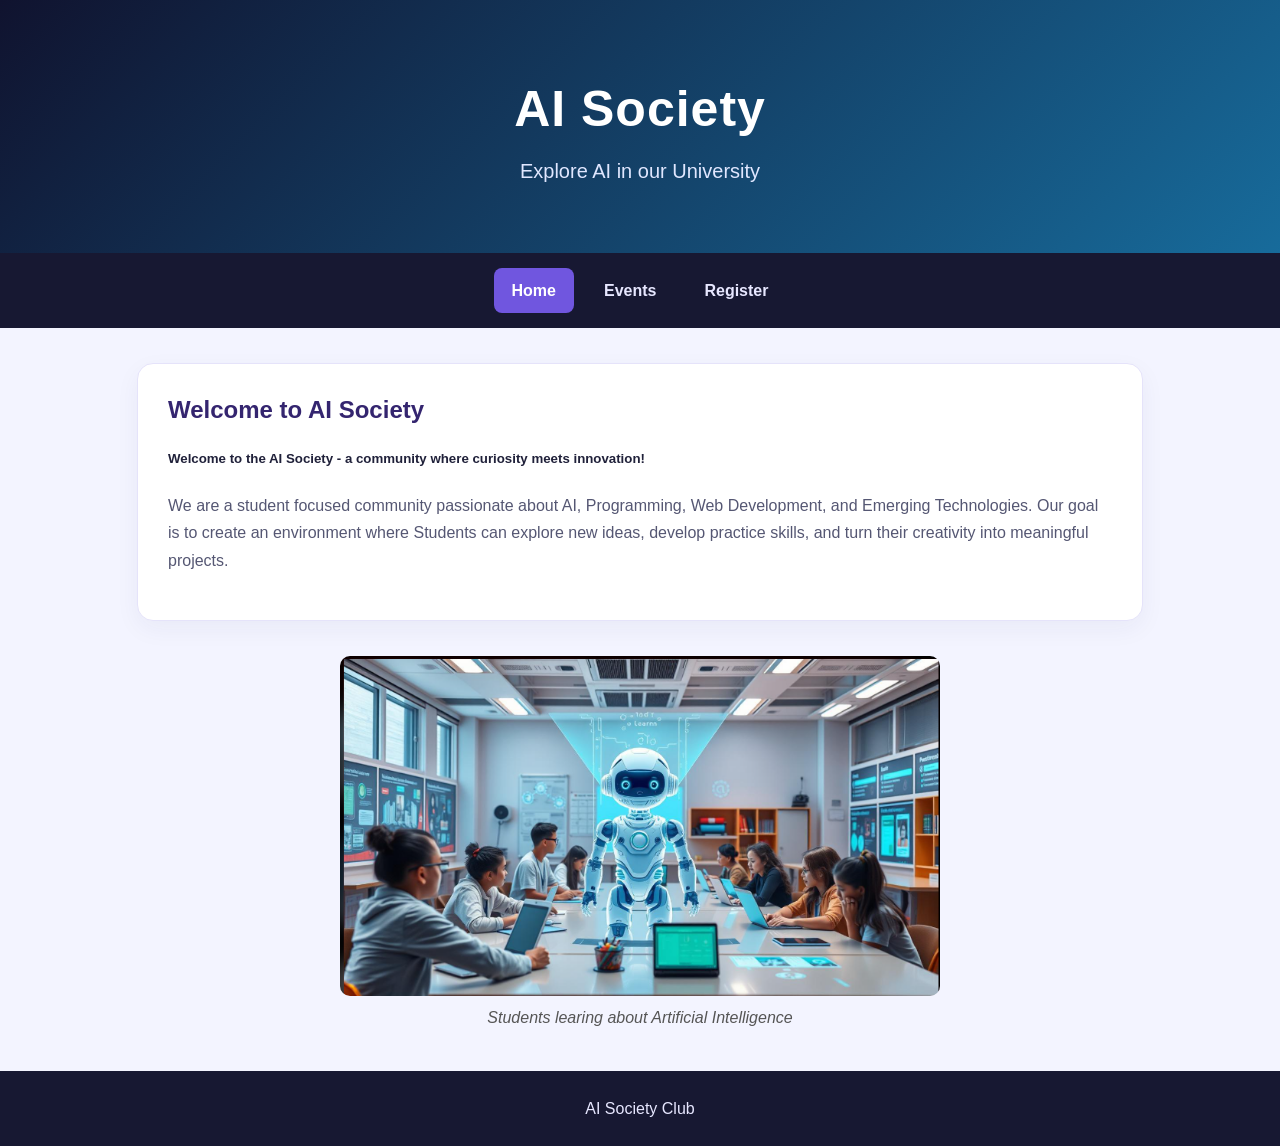
<file: index.html>
<!DOCTYPE html>
<html lang="en">
    <head>

        <meta charset="UTF-8">
        <meta name="viewport" content="width-device-width, initial-scale=1.0">

        <title> AI Society </title>
        <link rel="stylesheet" href="style.css">

    </head>

    <body>
        <header>
            <h1> AI Society </h1>
            <p>Explore AI in our University</p>
        </header>

        <nav>
            <a href="index.html" class="active">Home</a>
            <a href="events.html">Events</a>
            <a href="register.html">Register</a>
        </nav>

        <main>
            <section>
                <h2>Welcome to AI Society</h2>
                <h5>Welcome to the AI Society - a community where curiosity meets innovation!</h5>
                <p>
                    We are a student focused community passionate about AI, Programming, Web Development, and Emerging Technologies.
                    Our goal is to create an environment where Students can explore new ideas, develop practice skills, and turn their
                    creativity into meaningful projects.
                </p>
            </section>
        </main>

        <figure>
            <img src="home-page.png" alt="Students learing about Artificial Intelligence">
            <figcaption>Students learing about Artificial Intelligence</figcaption>
        </figure>

        <footer>
            <p>AI Society Club</p>
        </footer>
    </body>
</html>
</file>
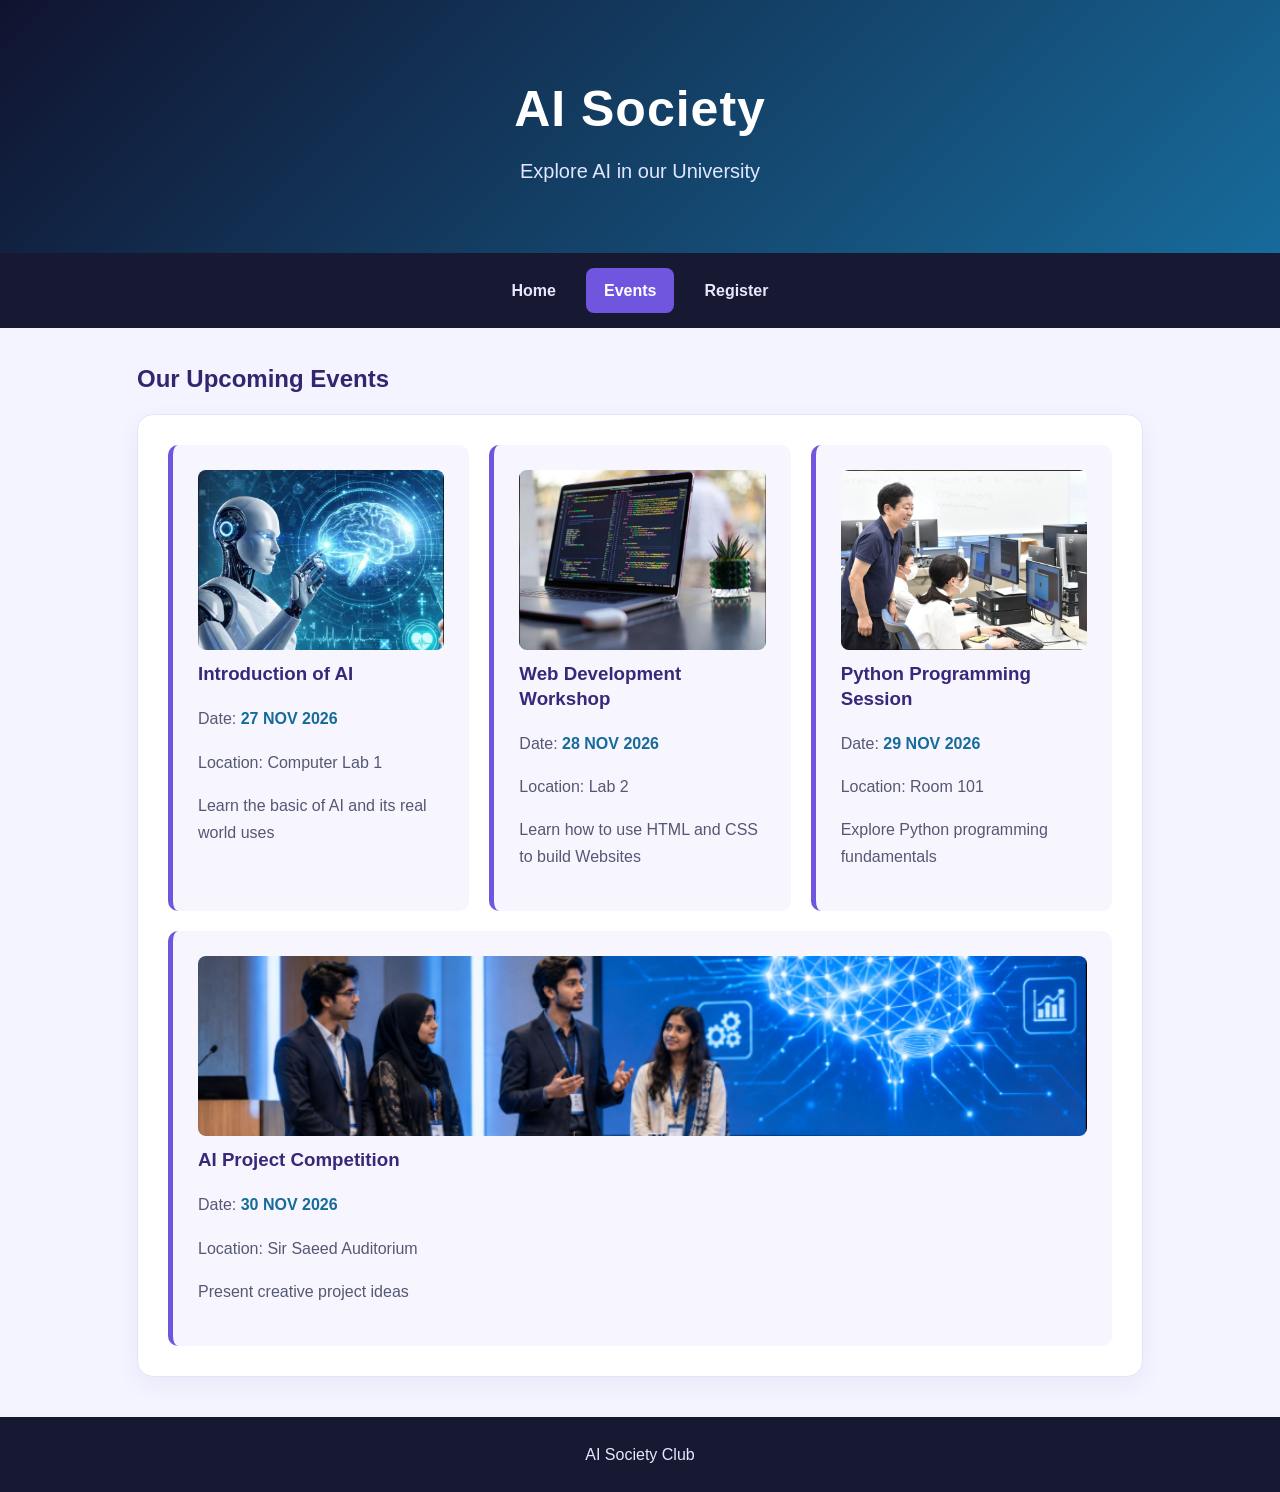
<file: events.html>
<!DOCTYPE html>
<html lang="en">
    <head>
        <meta charset="UTF-8">
        <meta name="viewport" content="width-device-width, initial-scale=1.0">

        <title>Events</title>
        <link rel="stylesheet" href="style.css">
    </head>

    <body>
        <header>
            <h1> AI Society </h1>
            <p>Explore AI in our University</p>
        </header>

        <nav>
            <a href="index.html">Home</a>
            <a href="events.html" class="active">Events</a>
            <a href="register.html">Register</a>
        </nav>


        <main>
            <h2> Our Upcoming Events </h2>

            <section class="event-list">
                <article>
                    <img src="introduction-ai.png" alt="Artificial Intelligence Workshop">

                    <h3>Introduction of AI</h3>

                    <p>Date: <time datetime="2026-11-27">27 NOV 2026</time></p>
                    <p>Location: Computer Lab 1 </p>
                    <p>Learn the basic of AI and its real world uses</p>

                </article>


                <article>
                    <img src="web-develp.png" alt="Web Developmen Workshop">

                    <h3>Web Development Workshop</h3>

                    <p>Date: <time datetime="2026-11-28"> 28 NOV 2026</time></p>
                    <p>Location: Lab 2</p>
                    <p>Learn how to use HTML and CSS to build Websites</p>

                </article>


                <article>
                    <img src="python-programming.png" alt="python-programming Workshop">

                    <h3>Python Programming Session</h3>

                    <p>Date: <time datetime="2026-11-29">29 NOV 2026</time></p>
                    <p>Location: Room 101</p>
                    <p>Explore Python programming fundamentals</p>

                </article>


                <article>
                    <img src="ai-competition.png" alt="AI Competition">

                    <h3>AI Project Competition</h3>

                    <p>Date:  <time datetime="2026-11-30">30 NOV 2026</time></p>
                    <p>Location: Sir Saeed Auditorium</p>
                    <p>Present creative project ideas</p>

                </article>
            </section>
        </main>
        

        <footer>
            <p>AI Society Club</p>
        </footer>


    </body>
</html>
</file>
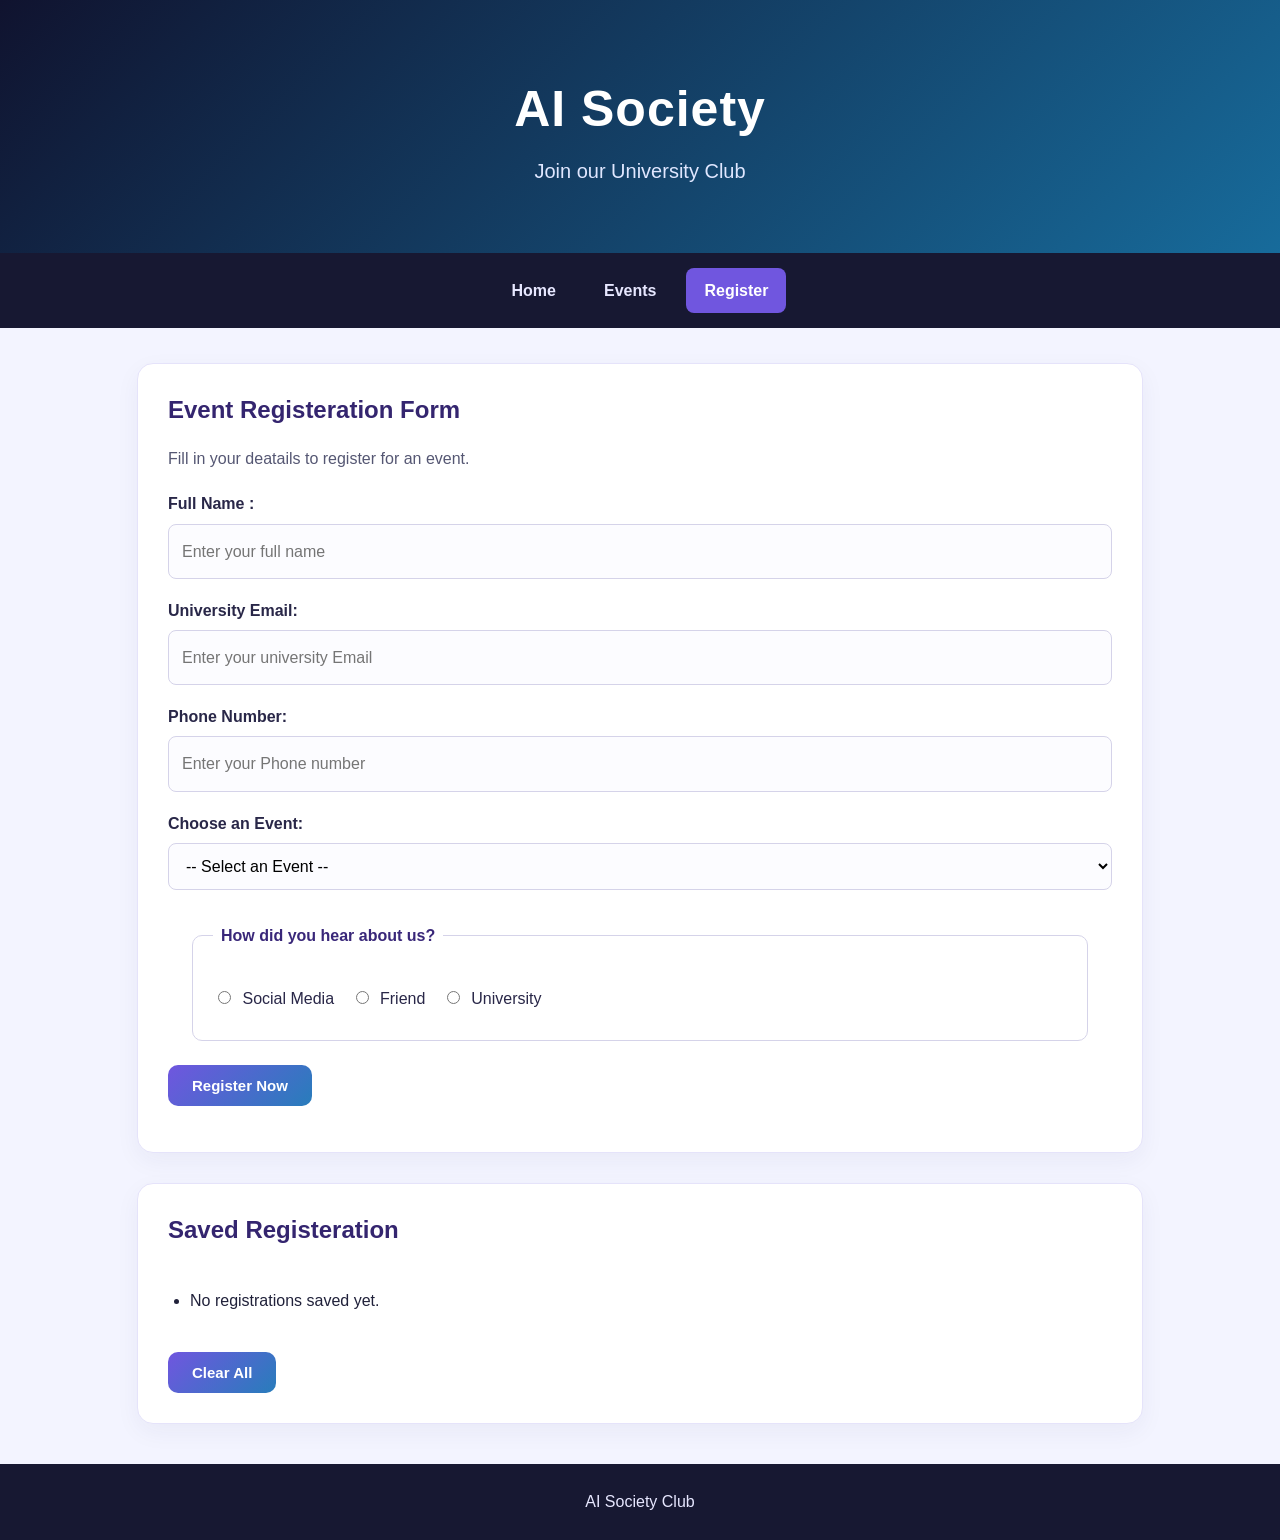
<file: register.html>
<!DOCTYPE html>
<html lang="en">
    <head>

        <meta charset="UTF-8">
        <meta name="viewport" content="width-device-width", initial-scale="1.0">

        <title>Register</title>
        <link rel="stylesheet" href="style.css">
        
    </head>


    <body>

        <header>
            <h1> AI Society</h1>
            <p>Join our University Club</p>
        </header>


        <nav>
            <a href="index.html">Home</a>
            <a href="events.html">Events</a>
            <a href="register.html" class="active">Register</a>
        </nav>


        <main>
            <section>
                <h2>Event Registeration Form</h2>
                <p>Fill in your deatails to register for an event.</p>


                <form id="registration-form">

                    <label for="fullname">Full Name :</label>
                    <input type="text" id="fullname" name="fullname"
                     placeholder="Enter your full name" required>

                    <label for="email">University Email:</label>
                    <input type="email" id="email" name="email"
                     placeholder="Enter your university Email" required>

                    <label>Phone Number:</label>
                    <input type="tel" id="phone" name="phone" placeholder="Enter your Phone number" required>

                    <label for="event">Choose an Event:</label>

                    <select id="event" name="event" required>

                        <option value="">-- Select an Event --</option>


                    <option value="Introduction to Artificial Intoelligence">
                        Introduction to Artificial Intoelligence
                    </option>


                    <option value="Web Development Workshop">
                        Web Development Workshop
                    </option>


                    <option value="Python Programming Session">
                        Python Programming Session
                    </option>


                    <option value="AI Project Competition">
                        AI Project Competition
                    </option>
                
                    </select>


                    <fieldset>

                        <legend>How did you hear about us?</legend>

                        <input type="radio" id="Social" name="source" value="Social Media" required>
                        <label for="Social">Social Media</label>

                        <input type="radio" id="friend" name="source" value="Friend">
                        <label for="friend">Friend</label>

                        <input type="radio" id="university" name="source" value="University">
                        <label for="university">University</label>

                    </fieldset>


                    <button type="submit">Register Now</button>
                </form>

                <p id="message"></p>

            </section>


            <section>
                <h2>Saved Registeration</h2>
                <ul id="registration-list"></ul>
                <button type="button" id="clear-btn">Clear All</button>
            </section>
        </main>

        <footer>
            <p>AI Society Club</p>
        </footer>

        <script src="script.js"></script>

    </body>
</html>
</file>
<file: style.css>
* {
    box-sizing: border-box;
}

html {
    scroll-behavior: smooth;
}

body {
    margin: 0;
    font-family: Arial, Helvetica, sans-serif;
    background: #f3f4ff;
    color: #20213a;
    line-height: 1.7;

}

h1, h2, h3 {
    line-height: 1.3;
}

h2 {
    color: #34256f;
    margin-top: 0;
}

a {
    transition: color 0.3s, background-color 0.3s;
}






header {
    background: linear-gradient(135deg, #10132f, #176b9b);
    color: white;
    text-align: center;
    padding: 65px 20px;
}


header h1 {
    font-size: 50px;
    margin: 12px;
    letter-spacing: 1px;
}

header p {
    font-size: 20px;
    color: #e0e7ff;
    margin: 0;
}


nav {
    background-color: #171832;
    display: flex;
    justify-content: center;
    align-items: center;
    gap: 12px;
    padding: 15px;
    flex-wrap: wrap;
}

nav > a {
    color: #e7e7ff;
    text-decoration: none;
    padding: 9px 18px;
    border-radius: 8px;
    font-weight: bold;
}


nav a:hover,
nav a.active {
    background-color: #7056df;
    color: white;
}




main {
    max-width: 1050px;
    margin: 35px auto;
    padding: 0 22px;
}

section {
    background: white;
    padding: 30px;
    margin-bottom: 30px;
    border: 1px solid #e5e3fa;
    border-radius: 16px;
    box-shadow: 0 8px 25px #25205a0d;
}

section p {
    color: #555773;
}







article {
    background: #f7f6ff;
    padding: 25px;
    margin: 20px 0;
    border-left: 5px solid #7056df;
    border-radius: 10px;
    transition: transform 0.2s; box-shadow: 0.2s;
}


article:hover {
    transform: translateY(-4px);
    box-shadow: 8px 20px #35246b18;
}

article h3 {
    color: #392779;
    margin-top: 0;

}

time {
    color: #176b9b;
    font-weight: bold;
}





figure {
    margin: 22px 0;
}







form label {
    display: block;
    font-weight: bold;
    margin: 18px 0 6px;
    color: #292748;
}

input[type="text"],
input[type="email"],
input[type="tel"],
select {
    width: 100%;
    padding: 13px;
    border: 1px solid #d5d3e9;
    border-radius: 8px;
    background: #fcfcff;
    font: inherit;
}

input:focus,
select:focus {
    outline: 2px solid #7056df;
    border-color: #7056df;
    background: white;
}

fieldset {
    border: 1px solid#d5d3e9;
    border-radius: 10px;
    padding: 20px;
    margin: 24px;
}

legend {
    font-weight: bold;
    color: #392779;
    padding: 8px;
}

fieldset label {
    display: inline-block;
    margin: 8px 12px 8px 4px;
    font-weight: normal;
}

input[type="radio"] {
    accent-color: #7056df;
}




button {
    background: linear-gradient(135deg, #7056df, #287dbb);
    color: white;
    border: none;
    border-radius: 10px;
    padding: 12px 24px;
    font-size: 15px;
    font-weight: bold;
    cursor: pointer;
    transition: transform 0.2s, box-shadow 0.2s;
}

button:hover {
    transform: translateY(-2px);
    box-shadow: 6px 16px #7056df40;
}

button:focus-visible,
a:focus-visible {
    outline: 3px solid #f3a712;
    outline-offset: 3px;
}







#registration-list {
    padding: 22px;
}

#message {
    color: #176b65;
    font-weight: bold;
}




a[href^="https"] {
    overflow-wrap: anywhere;
}





footer {
    background: #171832;
    color: #e7e7ff;
    text-align: center;
    padding: 24px 15px;
    margin-top: 40px;
}

footer p {
    margin: 0;
}






@media (max-width: 600px) {
    header {
        padding: 45px 15px;
    }

    header h1 {
        font-size: 35px;
    }

    header p {
        font-size: 16px;
    }

    nav {
        gap: 5px;
    }

    nav > a {
        padding: 9px 12px;
    }

    main {
        margin: 20px auto;
        padding: 0 13px;
    }

    section { 
        padding: 20px;
    }

    article {
        padding: 16px;
    }

    button {
        max-width: 100%;
    }
}




.event-list{
    display: flex;
    flex-wrap: wrap;
    gap: 20px;
}

.event-list > article {
    flex: 1 1 300px;
    margin: 0;
}






/* Home page image */
figure img {
    width: 100%;
    max-width: 600px;
    height: auto;
    display: block;
    margin: 0 auto;
    border-radius: 10px;
}

figcaption {
    text-align: center;
    font-style: italic;
    color: #555;
    margin-top: 8px;
}

/* Event card images */
.event-list > article img {
    width: 100%;
    height: 180px;
    object-fit: cover;
    border-radius: 8px;
    display: block;
    margin-bottom: 12px;
}
</file>
